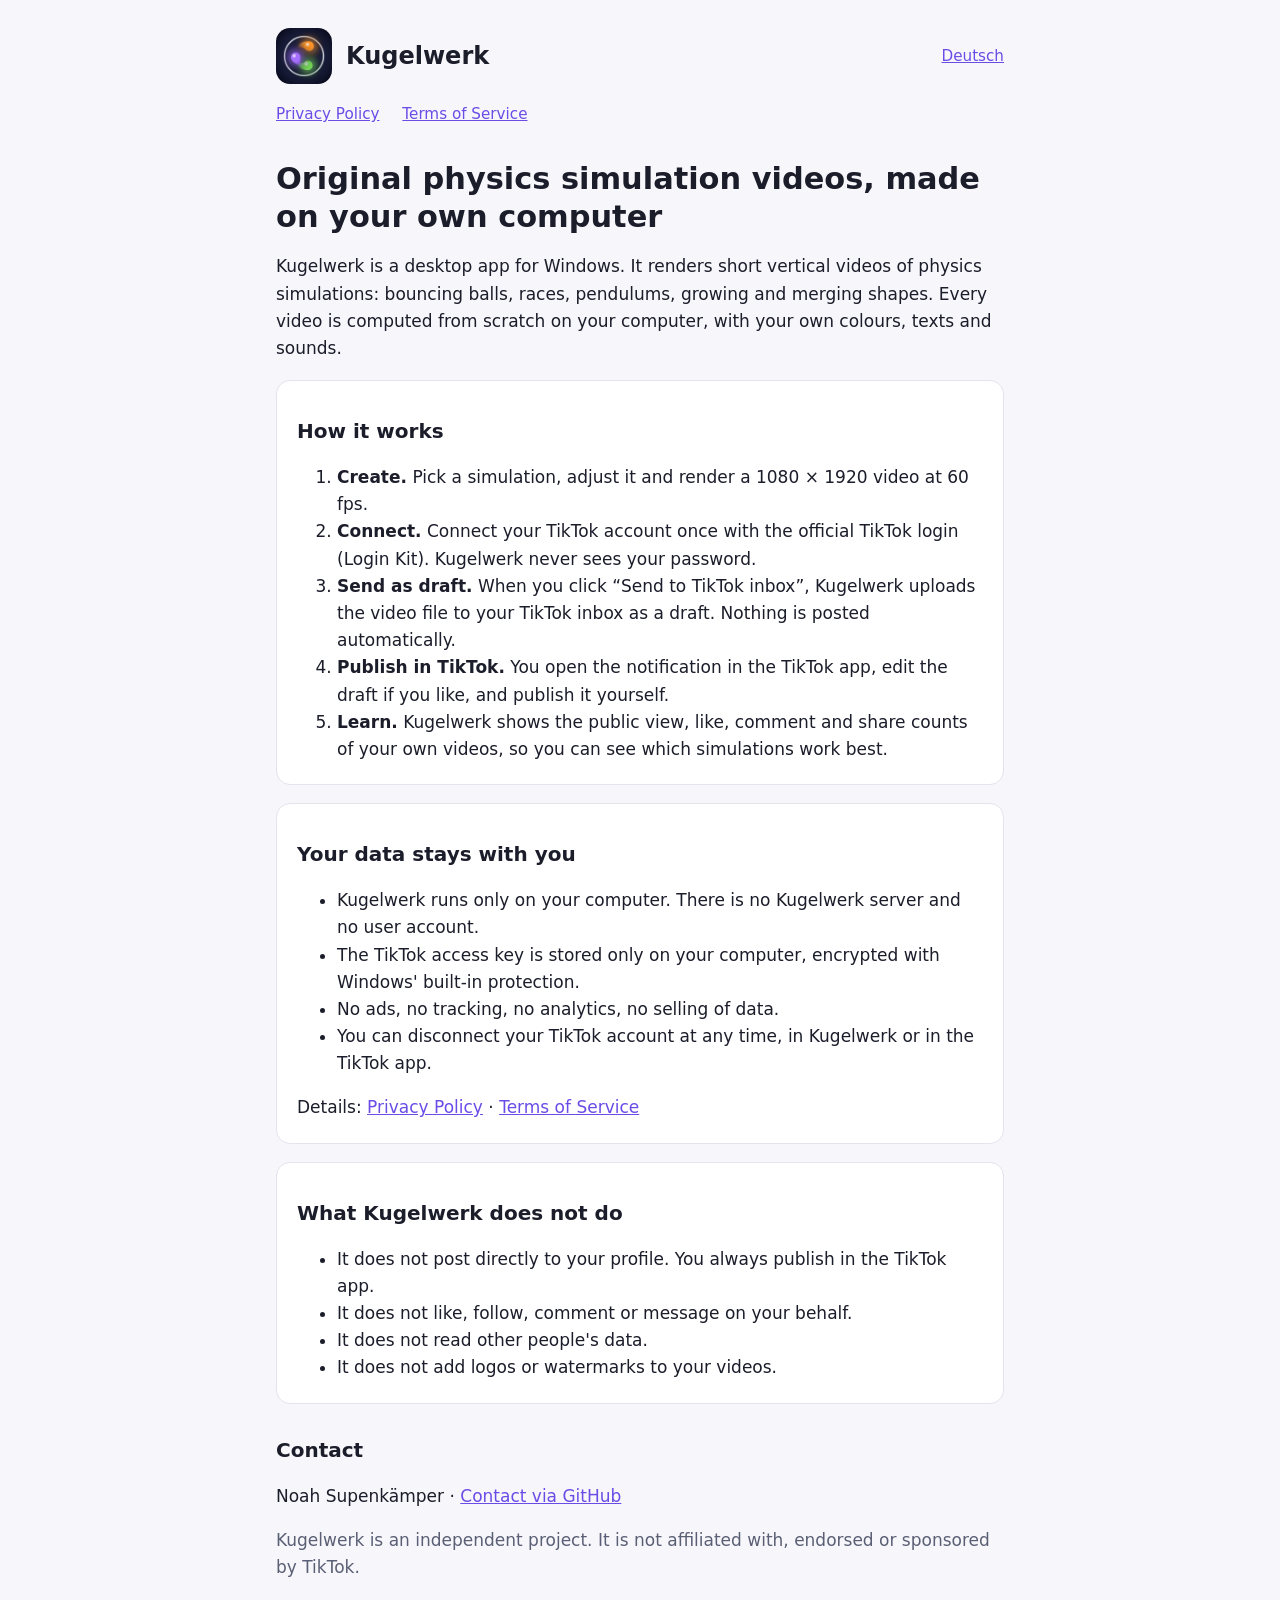
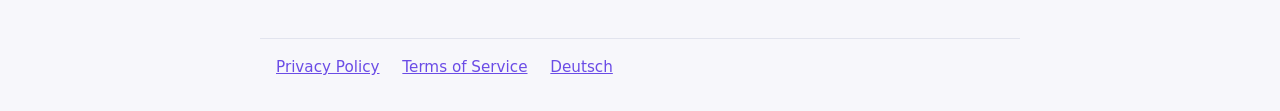
<file: index.html>
<!doctype html>
<html lang="en">
<head>
<meta charset="utf-8">
<meta name="viewport" content="width=device-width, initial-scale=1">
<title>Kugelwerk – physics simulation videos</title>
<meta name="description" content="Kugelwerk is a Windows desktop app that renders original physics simulation videos and sends them to your TikTok inbox as drafts.">
<link rel="icon" href="icon-256.png">
<link rel="stylesheet" href="style.css">
</head>
<body>
<header>
  <img src="icon-256.png" alt="Kugelwerk icon">
  <span class="name">Kugelwerk</span>
  <a class="lang" href="de/index.html" lang="de">Deutsch</a>
</header>
<nav class="legal">
  <a href="privacy.html">Privacy Policy</a>
  <a href="terms.html">Terms of Service</a>
</nav>
<main>
  <h1>Original physics simulation videos, made on your own computer</h1>
  <p>Kugelwerk is a desktop app for Windows. It renders short vertical videos of physics simulations:
  bouncing balls, races, pendulums, growing and merging shapes. Every video is computed from scratch
  on your computer, with your own colours, texts and sounds.</p>

  <div class="card">
    <h2>How it works</h2>
    <ol>
      <li><strong>Create.</strong> Pick a simulation, adjust it and render a 1080 × 1920 video at 60 fps.</li>
      <li><strong>Connect.</strong> Connect your TikTok account once with the official TikTok login
        (Login Kit). Kugelwerk never sees your password.</li>
      <li><strong>Send as draft.</strong> When you click “Send to TikTok inbox”, Kugelwerk uploads the
        video file to your TikTok inbox as a draft. Nothing is posted automatically.</li>
      <li><strong>Publish in TikTok.</strong> You open the notification in the TikTok app, edit the
        draft if you like, and publish it yourself.</li>
      <li><strong>Learn.</strong> Kugelwerk shows the public view, like, comment and share counts of your
        own videos, so you can see which simulations work best.</li>
    </ol>
  </div>

  <div class="card">
    <h2>Your data stays with you</h2>
    <ul>
      <li>Kugelwerk runs only on your computer. There is no Kugelwerk server and no user account.</li>
      <li>The TikTok access key is stored only on your computer, encrypted with Windows' built-in protection.</li>
      <li>No ads, no tracking, no analytics, no selling of data.</li>
      <li>You can disconnect your TikTok account at any time, in Kugelwerk or in the TikTok app.</li>
    </ul>
    <p>Details: <a href="privacy.html">Privacy Policy</a> · <a href="terms.html">Terms of Service</a></p>
  </div>

  <div class="card">
    <h2>What Kugelwerk does not do</h2>
    <ul>
      <li>It does not post directly to your profile. You always publish in the TikTok app.</li>
      <li>It does not like, follow, comment or message on your behalf.</li>
      <li>It does not read other people's data.</li>
      <li>It does not add logos or watermarks to your videos.</li>
    </ul>
  </div>

  <h2>Contact</h2>
  <p>Noah Supenkämper · <a href="https://github.com/esdi-source/kugelwerk/issues">Contact via GitHub</a></p>
  <p class="muted">Kugelwerk is an independent project. It is not affiliated with, endorsed or sponsored by TikTok.</p>
</main>
<footer>
  <a href="privacy.html">Privacy Policy</a>
  <a href="terms.html">Terms of Service</a>
  <a href="de/index.html" lang="de">Deutsch</a>
</footer>
</body>
</html>
</file>
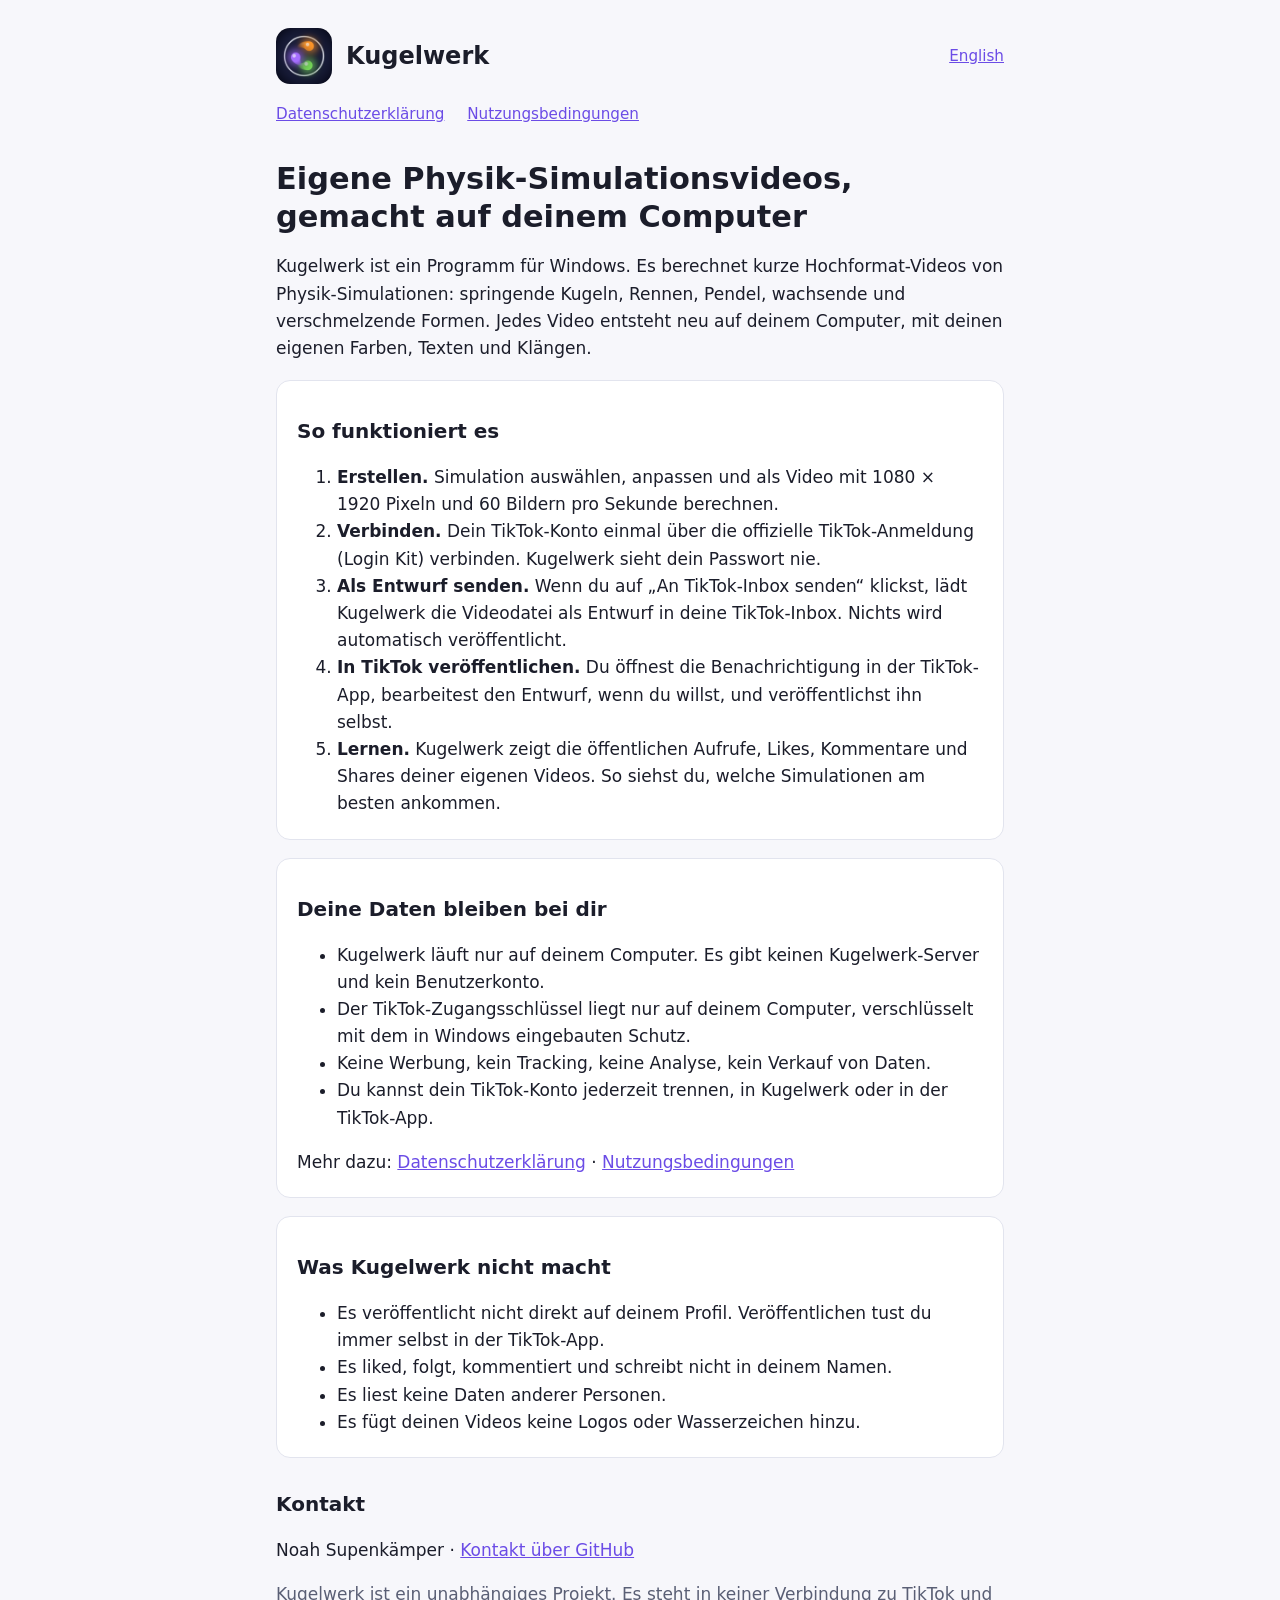
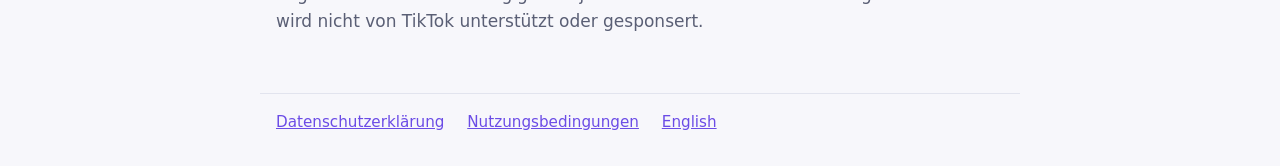
<file: de/index.html>
<!doctype html>
<html lang="de">
<head>
<meta charset="utf-8">
<meta name="viewport" content="width=device-width, initial-scale=1">
<title>Kugelwerk – Physik-Simulationsvideos</title>
<meta name="description" content="Kugelwerk ist ein Windows-Programm, das eigene Physik-Simulationsvideos berechnet und sie als Entwurf in deine TikTok-Inbox schickt.">
<link rel="icon" href="../icon-256.png">
<link rel="stylesheet" href="../style.css">
</head>
<body>
<header>
  <img src="../icon-256.png" alt="Kugelwerk-Symbol">
  <span class="name">Kugelwerk</span>
  <a class="lang" href="../index.html" lang="en">English</a>
</header>
<nav class="legal">
  <a href="datenschutz.html">Datenschutzerklärung</a>
  <a href="nutzungsbedingungen.html">Nutzungsbedingungen</a>
</nav>
<main>
  <h1>Eigene Physik-Simulationsvideos, gemacht auf deinem Computer</h1>
  <p>Kugelwerk ist ein Programm für Windows. Es berechnet kurze Hochformat-Videos von
  Physik-Simulationen: springende Kugeln, Rennen, Pendel, wachsende und verschmelzende Formen. Jedes
  Video entsteht neu auf deinem Computer, mit deinen eigenen Farben, Texten und Klängen.</p>

  <div class="card">
    <h2>So funktioniert es</h2>
    <ol>
      <li><strong>Erstellen.</strong> Simulation auswählen, anpassen und als Video mit 1080 × 1920 Pixeln
        und 60 Bildern pro Sekunde berechnen.</li>
      <li><strong>Verbinden.</strong> Dein TikTok-Konto einmal über die offizielle TikTok-Anmeldung
        (Login Kit) verbinden. Kugelwerk sieht dein Passwort nie.</li>
      <li><strong>Als Entwurf senden.</strong> Wenn du auf „An TikTok-Inbox senden“ klickst, lädt
        Kugelwerk die Videodatei als Entwurf in deine TikTok-Inbox. Nichts wird automatisch veröffentlicht.</li>
      <li><strong>In TikTok veröffentlichen.</strong> Du öffnest die Benachrichtigung in der TikTok-App,
        bearbeitest den Entwurf, wenn du willst, und veröffentlichst ihn selbst.</li>
      <li><strong>Lernen.</strong> Kugelwerk zeigt die öffentlichen Aufrufe, Likes, Kommentare und Shares
        deiner eigenen Videos. So siehst du, welche Simulationen am besten ankommen.</li>
    </ol>
  </div>

  <div class="card">
    <h2>Deine Daten bleiben bei dir</h2>
    <ul>
      <li>Kugelwerk läuft nur auf deinem Computer. Es gibt keinen Kugelwerk-Server und kein Benutzerkonto.</li>
      <li>Der TikTok-Zugangsschlüssel liegt nur auf deinem Computer, verschlüsselt mit dem in Windows eingebauten Schutz.</li>
      <li>Keine Werbung, kein Tracking, keine Analyse, kein Verkauf von Daten.</li>
      <li>Du kannst dein TikTok-Konto jederzeit trennen, in Kugelwerk oder in der TikTok-App.</li>
    </ul>
    <p>Mehr dazu: <a href="datenschutz.html">Datenschutzerklärung</a> · <a href="nutzungsbedingungen.html">Nutzungsbedingungen</a></p>
  </div>

  <div class="card">
    <h2>Was Kugelwerk nicht macht</h2>
    <ul>
      <li>Es veröffentlicht nicht direkt auf deinem Profil. Veröffentlichen tust du immer selbst in der TikTok-App.</li>
      <li>Es liked, folgt, kommentiert und schreibt nicht in deinem Namen.</li>
      <li>Es liest keine Daten anderer Personen.</li>
      <li>Es fügt deinen Videos keine Logos oder Wasserzeichen hinzu.</li>
    </ul>
  </div>

  <h2>Kontakt</h2>
  <p>Noah Supenkämper · <a href="https://github.com/esdi-source/kugelwerk/issues">Kontakt über GitHub</a></p>
  <p class="muted">Kugelwerk ist ein unabhängiges Projekt. Es steht in keiner Verbindung zu TikTok und wird nicht von TikTok unterstützt oder gesponsert.</p>
</main>
<footer>
  <a href="datenschutz.html">Datenschutzerklärung</a>
  <a href="nutzungsbedingungen.html">Nutzungsbedingungen</a>
  <a href="../index.html" lang="en">English</a>
</footer>
</body>
</html>
</file>
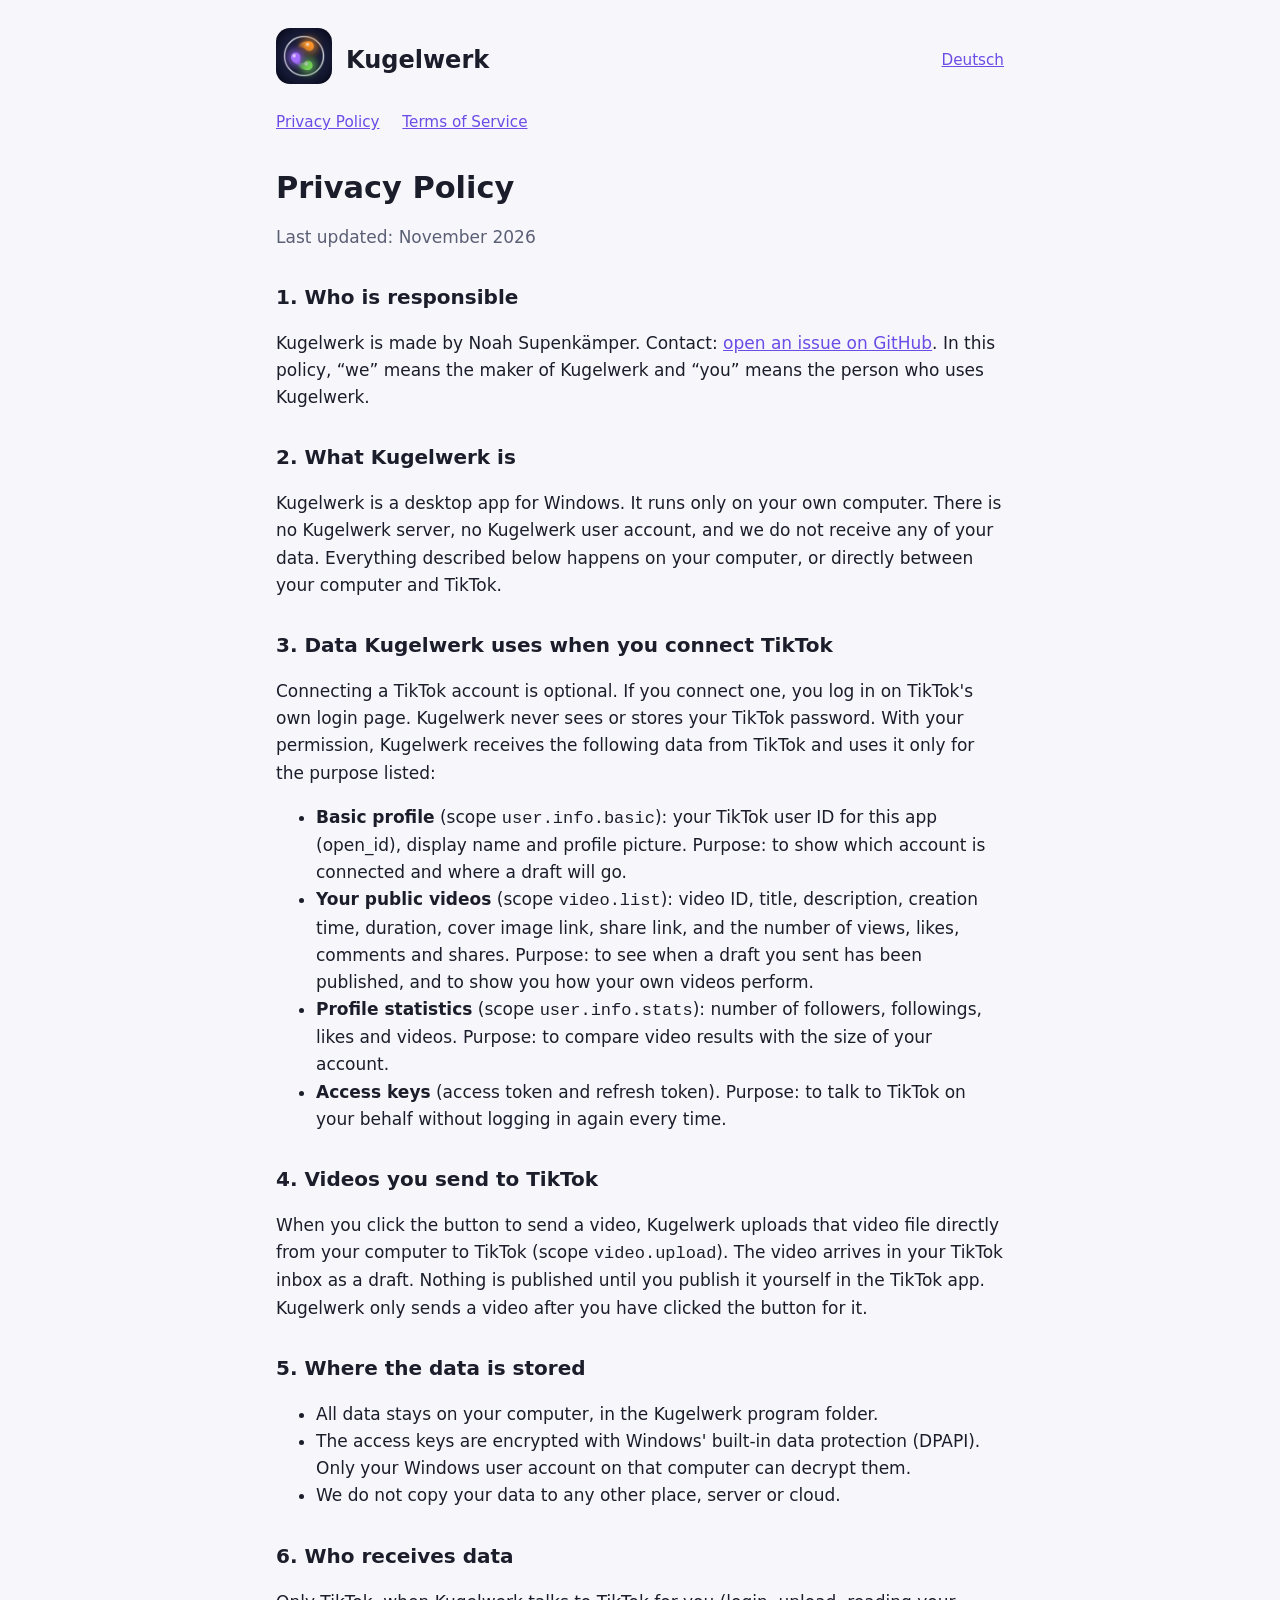
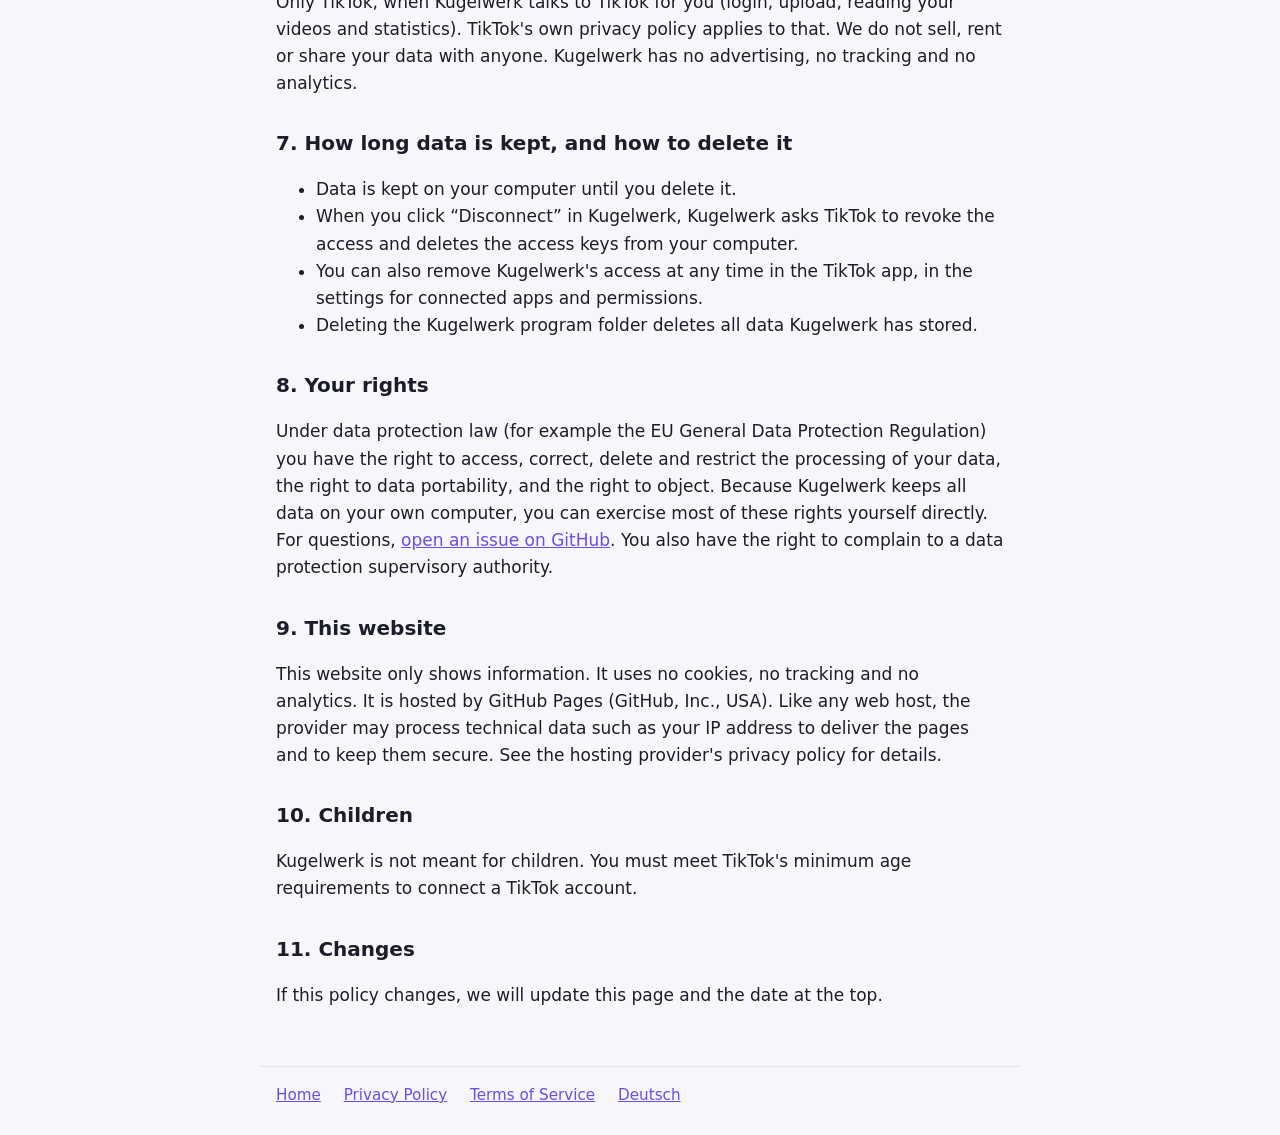
<file: privacy.html>
<!doctype html>
<html lang="en">
<head>
<meta charset="utf-8">
<meta name="viewport" content="width=device-width, initial-scale=1">
<title>Kugelwerk Privacy Policy</title>
<link rel="icon" href="icon-256.png">
<link rel="stylesheet" href="style.css">
</head>
<body>
<header>
  <a href="index.html"><img src="icon-256.png" alt="Kugelwerk icon"></a>
  <a class="name" href="index.html" style="color:inherit;text-decoration:none">Kugelwerk</a>
  <a class="lang" href="de/datenschutz.html" lang="de">Deutsch</a>
</header>
<nav class="legal">
  <a href="privacy.html">Privacy Policy</a>
  <a href="terms.html">Terms of Service</a>
</nav>
<main>
  <h1>Privacy Policy</h1>
  <p class="muted">Last updated: November 2026</p>

  <h2>1. Who is responsible</h2>
  <p>Kugelwerk is made by Noah Supenkämper. Contact: <a href="https://github.com/esdi-source/kugelwerk/issues">open an issue on GitHub</a>.
  In this policy, “we” means the maker of Kugelwerk and “you” means the person who uses Kugelwerk.</p>

  <h2>2. What Kugelwerk is</h2>
  <p>Kugelwerk is a desktop app for Windows. It runs only on your own computer. There is no Kugelwerk
  server, no Kugelwerk user account, and we do not receive any of your data. Everything described
  below happens on your computer, or directly between your computer and TikTok.</p>

  <h2>3. Data Kugelwerk uses when you connect TikTok</h2>
  <p>Connecting a TikTok account is optional. If you connect one, you log in on TikTok's own login
  page. Kugelwerk never sees or stores your TikTok password. With your permission, Kugelwerk receives
  the following data from TikTok and uses it only for the purpose listed:</p>
  <ul>
    <li><strong>Basic profile</strong> (scope <code>user.info.basic</code>): your TikTok user ID for this app
      (open_id), display name and profile picture. Purpose: to show which account is connected and
      where a draft will go.</li>
    <li><strong>Your public videos</strong> (scope <code>video.list</code>): video ID, title, description,
      creation time, duration, cover image link, share link, and the number of views, likes, comments
      and shares. Purpose: to see when a draft you sent has been published, and to show you how your
      own videos perform.</li>
    <li><strong>Profile statistics</strong> (scope <code>user.info.stats</code>): number of followers,
      followings, likes and videos. Purpose: to compare video results with the size of your account.</li>
    <li><strong>Access keys</strong> (access token and refresh token). Purpose: to talk to TikTok on
      your behalf without logging in again every time.</li>
  </ul>

  <h2>4. Videos you send to TikTok</h2>
  <p>When you click the button to send a video, Kugelwerk uploads that video file directly from your
  computer to TikTok (scope <code>video.upload</code>). The video arrives in your TikTok inbox as a
  draft. Nothing is published until you publish it yourself in the TikTok app. Kugelwerk only sends a
  video after you have clicked the button for it.</p>

  <h2>5. Where the data is stored</h2>
  <ul>
    <li>All data stays on your computer, in the Kugelwerk program folder.</li>
    <li>The access keys are encrypted with Windows' built-in data protection (DPAPI). Only your Windows
      user account on that computer can decrypt them.</li>
    <li>We do not copy your data to any other place, server or cloud.</li>
  </ul>

  <h2>6. Who receives data</h2>
  <p>Only TikTok, when Kugelwerk talks to TikTok for you (login, upload, reading your videos and
  statistics). TikTok's own privacy policy applies to that. We do not sell, rent or share your data
  with anyone. Kugelwerk has no advertising, no tracking and no analytics.</p>

  <h2>7. How long data is kept, and how to delete it</h2>
  <ul>
    <li>Data is kept on your computer until you delete it.</li>
    <li>When you click “Disconnect” in Kugelwerk, Kugelwerk asks TikTok to revoke the access and deletes
      the access keys from your computer.</li>
    <li>You can also remove Kugelwerk's access at any time in the TikTok app, in the settings for
      connected apps and permissions.</li>
    <li>Deleting the Kugelwerk program folder deletes all data Kugelwerk has stored.</li>
  </ul>

  <h2>8. Your rights</h2>
  <p>Under data protection law (for example the EU General Data Protection Regulation) you have the
  right to access, correct, delete and restrict the processing of your data, the right to data
  portability, and the right to object. Because Kugelwerk keeps all data on your own computer, you can
  exercise most of these rights yourself directly. For questions, <a href="https://github.com/esdi-source/kugelwerk/issues">open an issue on GitHub</a>.
  You also have the right to complain to a data protection supervisory authority.</p>

  <h2>9. This website</h2>
  <p>This website only shows information. It uses no cookies, no tracking and no analytics. It is
  hosted by GitHub Pages (GitHub, Inc., USA). Like any web host, the provider may process
  technical data such as your IP address to deliver the pages and to keep them secure. See the hosting
  provider's privacy policy for details.</p>

  <h2>10. Children</h2>
  <p>Kugelwerk is not meant for children. You must meet TikTok's minimum age requirements to connect a
  TikTok account.</p>

  <h2>11. Changes</h2>
  <p>If this policy changes, we will update this page and the date at the top.</p>
</main>
<footer>
  <a href="index.html">Home</a>
  <a href="privacy.html">Privacy Policy</a>
  <a href="terms.html">Terms of Service</a>
  <a href="de/datenschutz.html" lang="de">Deutsch</a>
</footer>
</body>
</html>
</file>
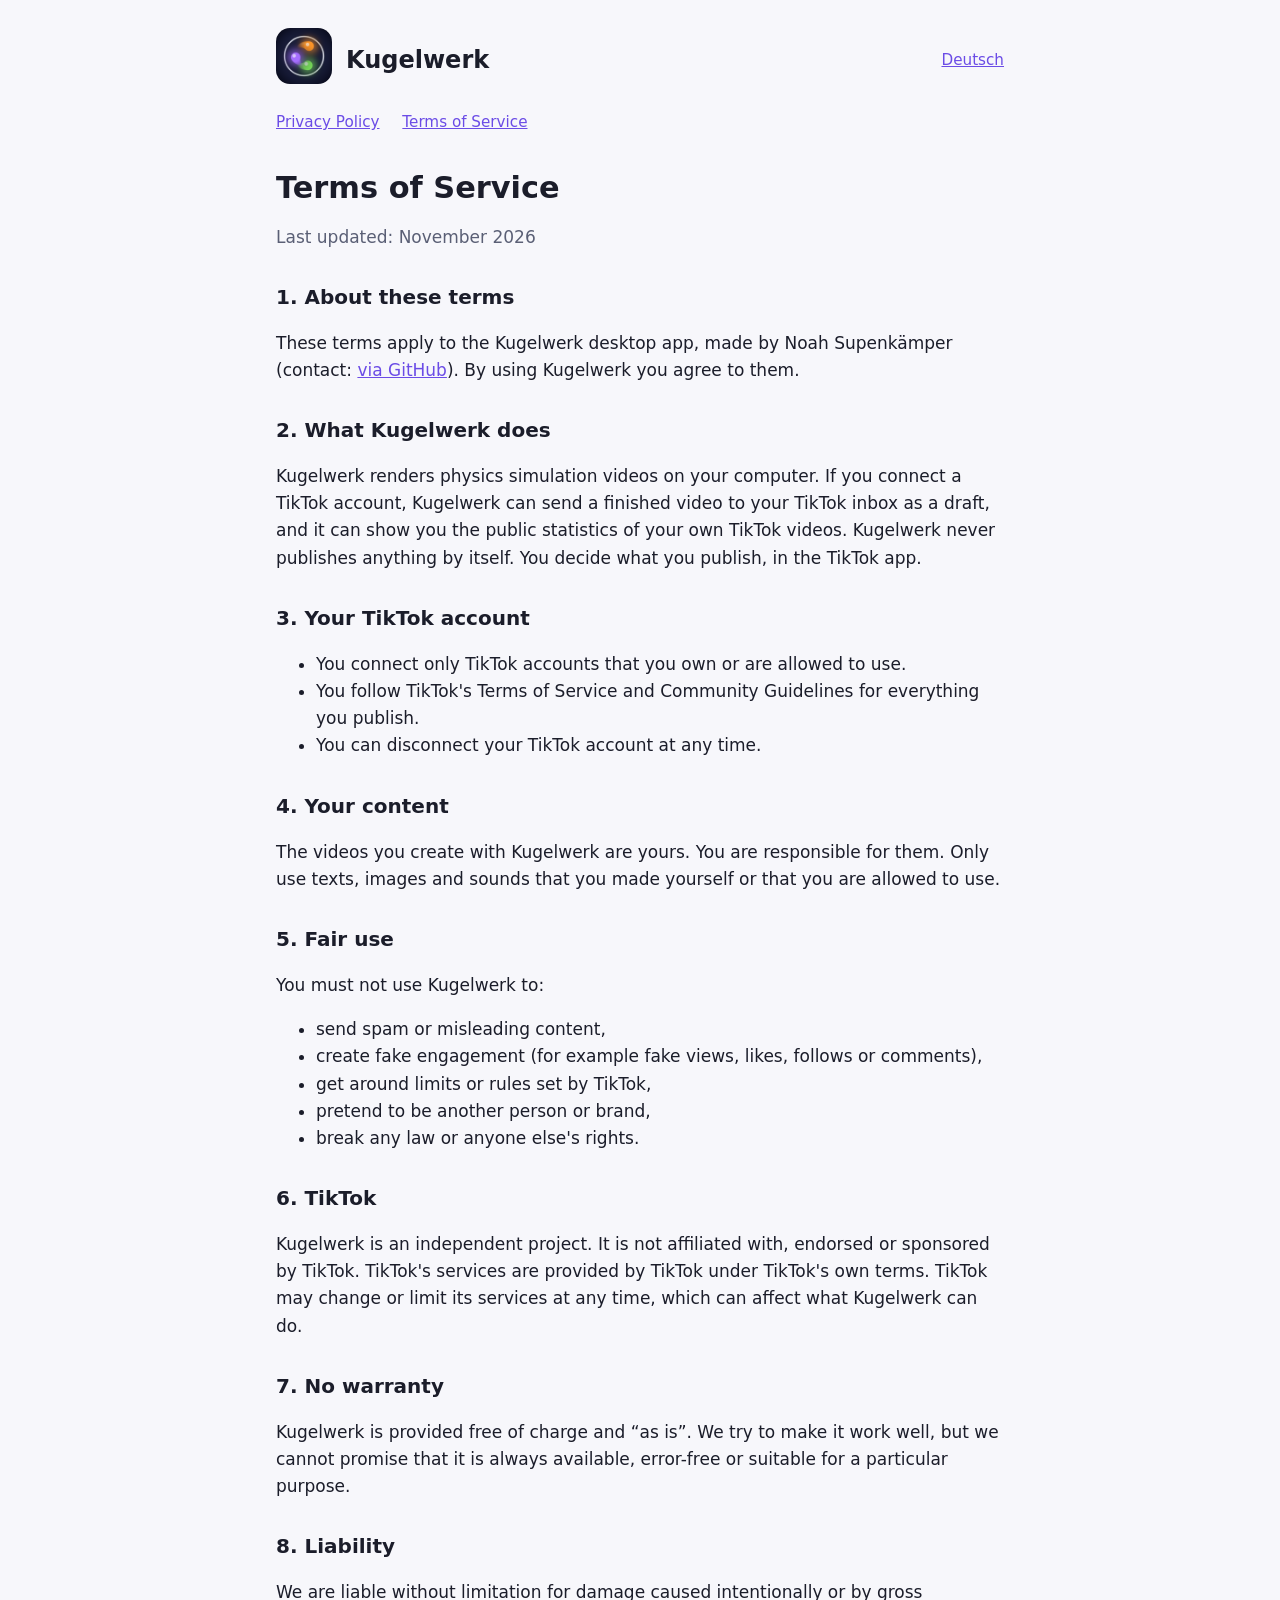
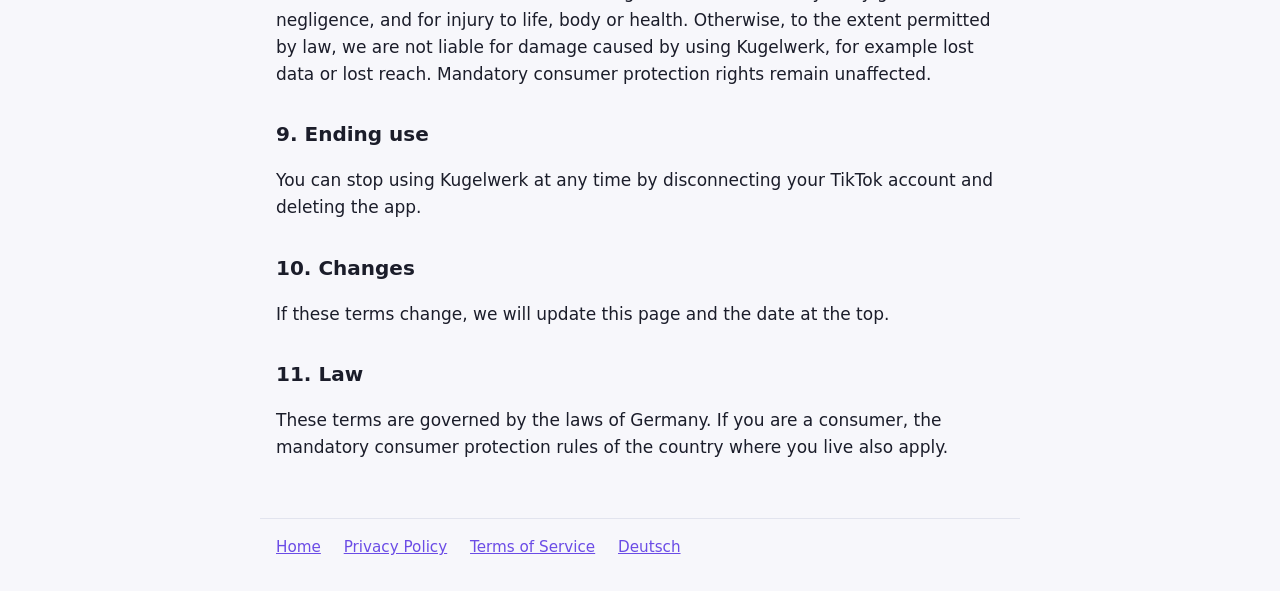
<file: terms.html>
<!doctype html>
<html lang="en">
<head>
<meta charset="utf-8">
<meta name="viewport" content="width=device-width, initial-scale=1">
<title>Kugelwerk Terms of Service</title>
<link rel="icon" href="icon-256.png">
<link rel="stylesheet" href="style.css">
</head>
<body>
<header>
  <a href="index.html"><img src="icon-256.png" alt="Kugelwerk icon"></a>
  <a class="name" href="index.html" style="color:inherit;text-decoration:none">Kugelwerk</a>
  <a class="lang" href="de/nutzungsbedingungen.html" lang="de">Deutsch</a>
</header>
<nav class="legal">
  <a href="privacy.html">Privacy Policy</a>
  <a href="terms.html">Terms of Service</a>
</nav>
<main>
  <h1>Terms of Service</h1>
  <p class="muted">Last updated: November 2026</p>

  <h2>1. About these terms</h2>
  <p>These terms apply to the Kugelwerk desktop app, made by Noah Supenkämper
  (contact: <a href="https://github.com/esdi-source/kugelwerk/issues">via GitHub</a>). By using Kugelwerk you agree to them.</p>

  <h2>2. What Kugelwerk does</h2>
  <p>Kugelwerk renders physics simulation videos on your computer. If you connect a TikTok account,
  Kugelwerk can send a finished video to your TikTok inbox as a draft, and it can show you the public
  statistics of your own TikTok videos. Kugelwerk never publishes anything by itself. You decide what
  you publish, in the TikTok app.</p>

  <h2>3. Your TikTok account</h2>
  <ul>
    <li>You connect only TikTok accounts that you own or are allowed to use.</li>
    <li>You follow TikTok's Terms of Service and Community Guidelines for everything you publish.</li>
    <li>You can disconnect your TikTok account at any time.</li>
  </ul>

  <h2>4. Your content</h2>
  <p>The videos you create with Kugelwerk are yours. You are responsible for them. Only use texts,
  images and sounds that you made yourself or that you are allowed to use.</p>

  <h2>5. Fair use</h2>
  <p>You must not use Kugelwerk to:</p>
  <ul>
    <li>send spam or misleading content,</li>
    <li>create fake engagement (for example fake views, likes, follows or comments),</li>
    <li>get around limits or rules set by TikTok,</li>
    <li>pretend to be another person or brand,</li>
    <li>break any law or anyone else's rights.</li>
  </ul>

  <h2>6. TikTok</h2>
  <p>Kugelwerk is an independent project. It is not affiliated with, endorsed or sponsored by TikTok.
  TikTok's services are provided by TikTok under TikTok's own terms. TikTok may change or limit its
  services at any time, which can affect what Kugelwerk can do.</p>

  <h2>7. No warranty</h2>
  <p>Kugelwerk is provided free of charge and “as is”. We try to make it work well, but we cannot
  promise that it is always available, error-free or suitable for a particular purpose.</p>

  <h2>8. Liability</h2>
  <p>We are liable without limitation for damage caused intentionally or by gross negligence, and for
  injury to life, body or health. Otherwise, to the extent permitted by law, we are not liable for
  damage caused by using Kugelwerk, for example lost data or lost reach. Mandatory consumer protection
  rights remain unaffected.</p>

  <h2>9. Ending use</h2>
  <p>You can stop using Kugelwerk at any time by disconnecting your TikTok account and deleting the app.</p>

  <h2>10. Changes</h2>
  <p>If these terms change, we will update this page and the date at the top.</p>

  <h2>11. Law</h2>
  <p>These terms are governed by the laws of Germany. If you are a consumer, the mandatory consumer
  protection rules of the country where you live also apply.</p>
</main>
<footer>
  <a href="index.html">Home</a>
  <a href="privacy.html">Privacy Policy</a>
  <a href="terms.html">Terms of Service</a>
  <a href="de/nutzungsbedingungen.html" lang="de">Deutsch</a>
</footer>
</body>
</html>
</file>
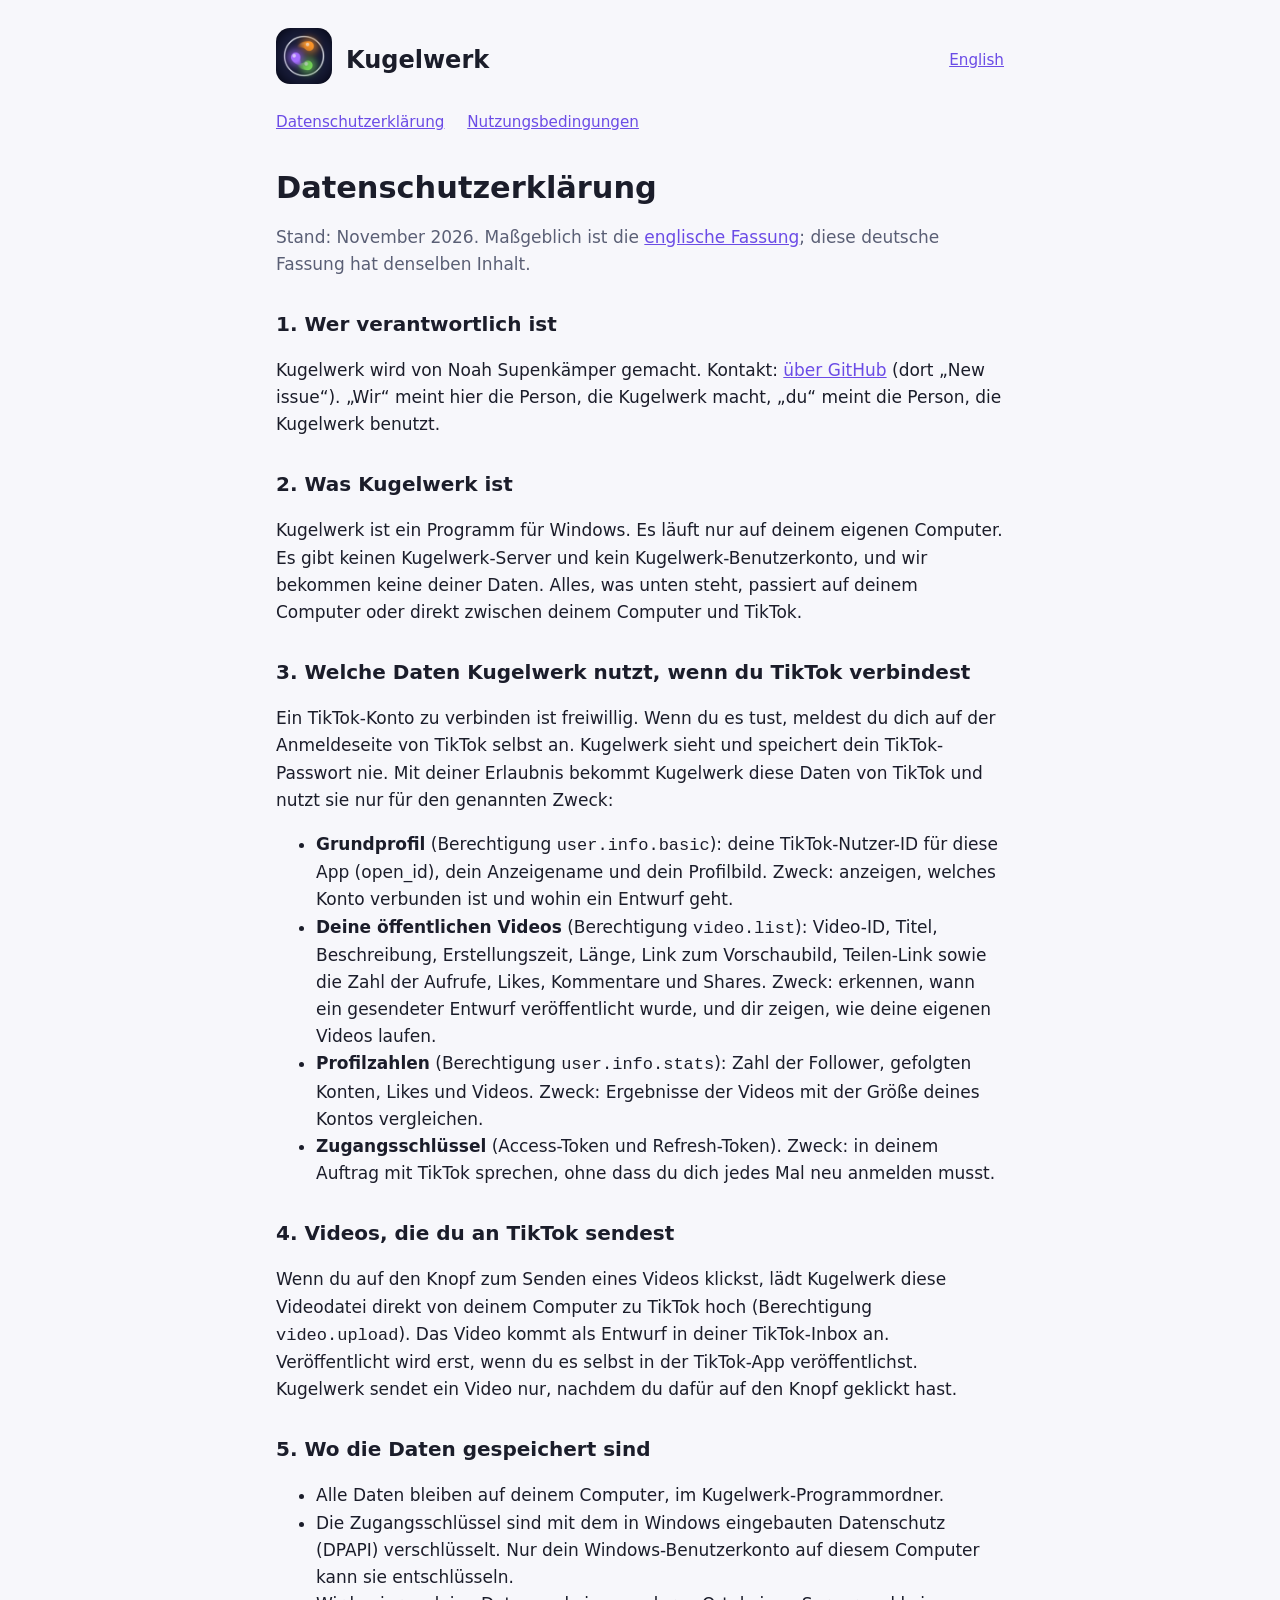
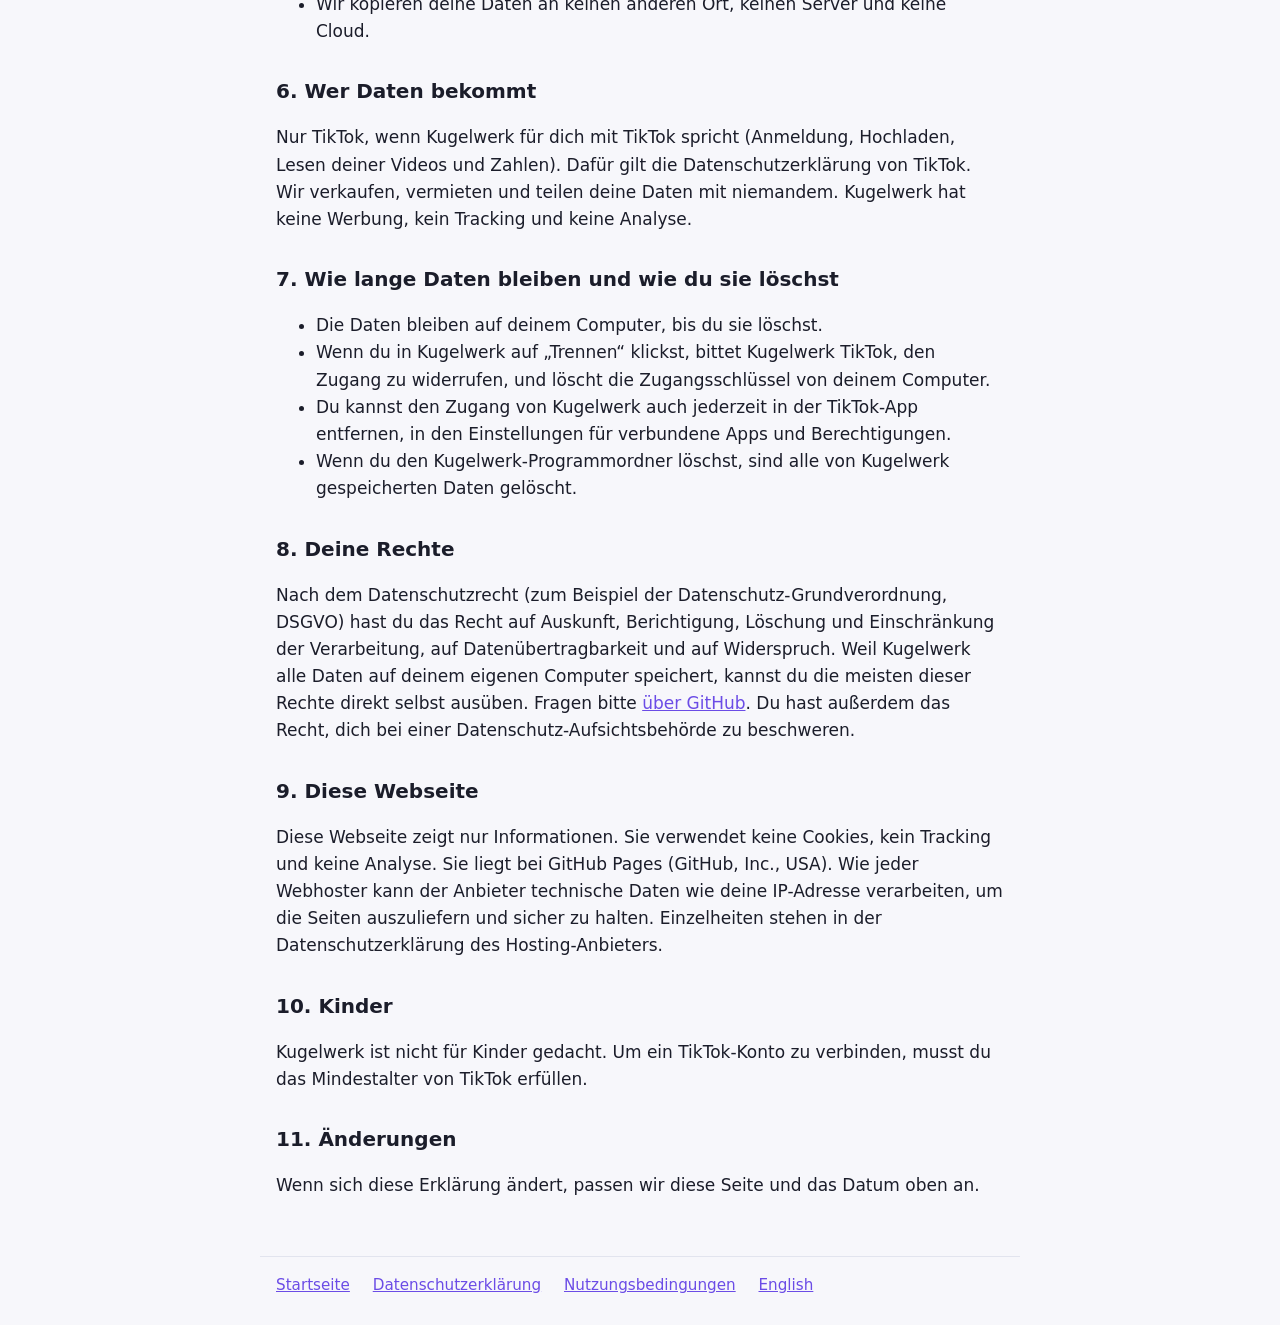
<file: de/datenschutz.html>
<!doctype html>
<html lang="de">
<head>
<meta charset="utf-8">
<meta name="viewport" content="width=device-width, initial-scale=1">
<title>Kugelwerk Datenschutzerklärung</title>
<link rel="icon" href="../icon-256.png">
<link rel="stylesheet" href="../style.css">
</head>
<body>
<header>
  <a href="index.html"><img src="../icon-256.png" alt="Kugelwerk-Symbol"></a>
  <a class="name" href="index.html" style="color:inherit;text-decoration:none">Kugelwerk</a>
  <a class="lang" href="../privacy.html" lang="en">English</a>
</header>
<nav class="legal">
  <a href="datenschutz.html">Datenschutzerklärung</a>
  <a href="nutzungsbedingungen.html">Nutzungsbedingungen</a>
</nav>
<main>
  <h1>Datenschutzerklärung</h1>
  <p class="muted">Stand: November 2026. Maßgeblich ist die <a href="../privacy.html">englische Fassung</a>;
  diese deutsche Fassung hat denselben Inhalt.</p>

  <h2>1. Wer verantwortlich ist</h2>
  <p>Kugelwerk wird von Noah Supenkämper gemacht. Kontakt: <a href="https://github.com/esdi-source/kugelwerk/issues">über GitHub</a> (dort „New issue“).
  „Wir“ meint hier die Person, die Kugelwerk macht, „du“ meint die Person, die Kugelwerk benutzt.</p>

  <h2>2. Was Kugelwerk ist</h2>
  <p>Kugelwerk ist ein Programm für Windows. Es läuft nur auf deinem eigenen Computer. Es gibt keinen
  Kugelwerk-Server und kein Kugelwerk-Benutzerkonto, und wir bekommen keine deiner Daten. Alles, was
  unten steht, passiert auf deinem Computer oder direkt zwischen deinem Computer und TikTok.</p>

  <h2>3. Welche Daten Kugelwerk nutzt, wenn du TikTok verbindest</h2>
  <p>Ein TikTok-Konto zu verbinden ist freiwillig. Wenn du es tust, meldest du dich auf der
  Anmeldeseite von TikTok selbst an. Kugelwerk sieht und speichert dein TikTok-Passwort nie. Mit deiner
  Erlaubnis bekommt Kugelwerk diese Daten von TikTok und nutzt sie nur für den genannten Zweck:</p>
  <ul>
    <li><strong>Grundprofil</strong> (Berechtigung <code>user.info.basic</code>): deine TikTok-Nutzer-ID für
      diese App (open_id), dein Anzeigename und dein Profilbild. Zweck: anzeigen, welches Konto verbunden
      ist und wohin ein Entwurf geht.</li>
    <li><strong>Deine öffentlichen Videos</strong> (Berechtigung <code>video.list</code>): Video-ID, Titel,
      Beschreibung, Erstellungszeit, Länge, Link zum Vorschaubild, Teilen-Link sowie die Zahl der Aufrufe,
      Likes, Kommentare und Shares. Zweck: erkennen, wann ein gesendeter Entwurf veröffentlicht wurde, und
      dir zeigen, wie deine eigenen Videos laufen.</li>
    <li><strong>Profilzahlen</strong> (Berechtigung <code>user.info.stats</code>): Zahl der Follower,
      gefolgten Konten, Likes und Videos. Zweck: Ergebnisse der Videos mit der Größe deines Kontos vergleichen.</li>
    <li><strong>Zugangsschlüssel</strong> (Access-Token und Refresh-Token). Zweck: in deinem Auftrag mit
      TikTok sprechen, ohne dass du dich jedes Mal neu anmelden musst.</li>
  </ul>

  <h2>4. Videos, die du an TikTok sendest</h2>
  <p>Wenn du auf den Knopf zum Senden eines Videos klickst, lädt Kugelwerk diese Videodatei direkt von
  deinem Computer zu TikTok hoch (Berechtigung <code>video.upload</code>). Das Video kommt als Entwurf in
  deiner TikTok-Inbox an. Veröffentlicht wird erst, wenn du es selbst in der TikTok-App veröffentlichst.
  Kugelwerk sendet ein Video nur, nachdem du dafür auf den Knopf geklickt hast.</p>

  <h2>5. Wo die Daten gespeichert sind</h2>
  <ul>
    <li>Alle Daten bleiben auf deinem Computer, im Kugelwerk-Programmordner.</li>
    <li>Die Zugangsschlüssel sind mit dem in Windows eingebauten Datenschutz (DPAPI) verschlüsselt. Nur
      dein Windows-Benutzerkonto auf diesem Computer kann sie entschlüsseln.</li>
    <li>Wir kopieren deine Daten an keinen anderen Ort, keinen Server und keine Cloud.</li>
  </ul>

  <h2>6. Wer Daten bekommt</h2>
  <p>Nur TikTok, wenn Kugelwerk für dich mit TikTok spricht (Anmeldung, Hochladen, Lesen deiner Videos
  und Zahlen). Dafür gilt die Datenschutzerklärung von TikTok. Wir verkaufen, vermieten und teilen deine
  Daten mit niemandem. Kugelwerk hat keine Werbung, kein Tracking und keine Analyse.</p>

  <h2>7. Wie lange Daten bleiben und wie du sie löschst</h2>
  <ul>
    <li>Die Daten bleiben auf deinem Computer, bis du sie löschst.</li>
    <li>Wenn du in Kugelwerk auf „Trennen“ klickst, bittet Kugelwerk TikTok, den Zugang zu widerrufen, und
      löscht die Zugangsschlüssel von deinem Computer.</li>
    <li>Du kannst den Zugang von Kugelwerk auch jederzeit in der TikTok-App entfernen, in den Einstellungen
      für verbundene Apps und Berechtigungen.</li>
    <li>Wenn du den Kugelwerk-Programmordner löschst, sind alle von Kugelwerk gespeicherten Daten gelöscht.</li>
  </ul>

  <h2>8. Deine Rechte</h2>
  <p>Nach dem Datenschutzrecht (zum Beispiel der Datenschutz-Grundverordnung, DSGVO) hast du das Recht
  auf Auskunft, Berichtigung, Löschung und Einschränkung der Verarbeitung, auf Datenübertragbarkeit und
  auf Widerspruch. Weil Kugelwerk alle Daten auf deinem eigenen Computer speichert, kannst du die meisten
  dieser Rechte direkt selbst ausüben. Fragen bitte <a href="https://github.com/esdi-source/kugelwerk/issues">über GitHub</a>. Du hast außerdem das
  Recht, dich bei einer Datenschutz-Aufsichtsbehörde zu beschweren.</p>

  <h2>9. Diese Webseite</h2>
  <p>Diese Webseite zeigt nur Informationen. Sie verwendet keine Cookies, kein Tracking und keine Analyse.
  Sie liegt bei GitHub Pages (GitHub, Inc., USA). Wie jeder Webhoster kann der Anbieter technische
  Daten wie deine IP-Adresse verarbeiten, um die Seiten auszuliefern und sicher zu halten. Einzelheiten
  stehen in der Datenschutzerklärung des Hosting-Anbieters.</p>

  <h2>10. Kinder</h2>
  <p>Kugelwerk ist nicht für Kinder gedacht. Um ein TikTok-Konto zu verbinden, musst du das Mindestalter
  von TikTok erfüllen.</p>

  <h2>11. Änderungen</h2>
  <p>Wenn sich diese Erklärung ändert, passen wir diese Seite und das Datum oben an.</p>
</main>
<footer>
  <a href="index.html">Startseite</a>
  <a href="datenschutz.html">Datenschutzerklärung</a>
  <a href="nutzungsbedingungen.html">Nutzungsbedingungen</a>
  <a href="../privacy.html" lang="en">English</a>
</footer>
</body>
</html>
</file>
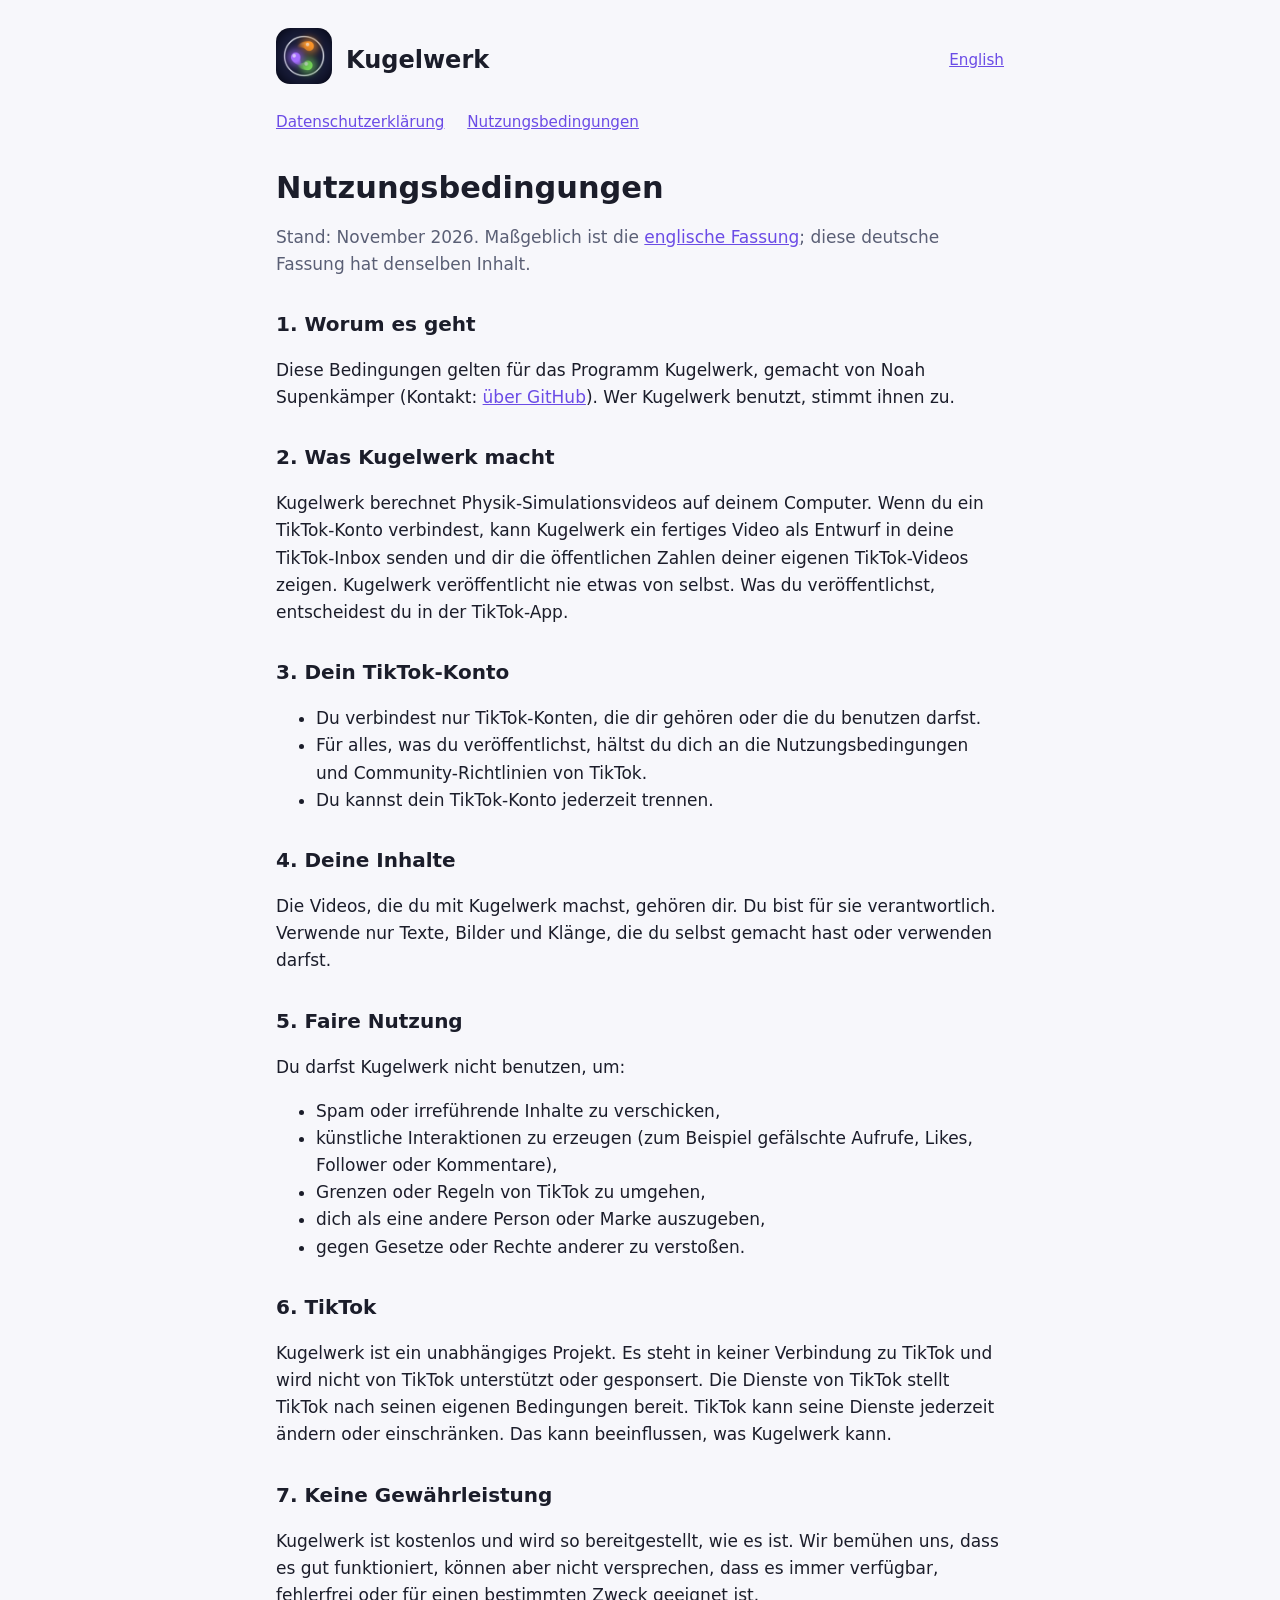
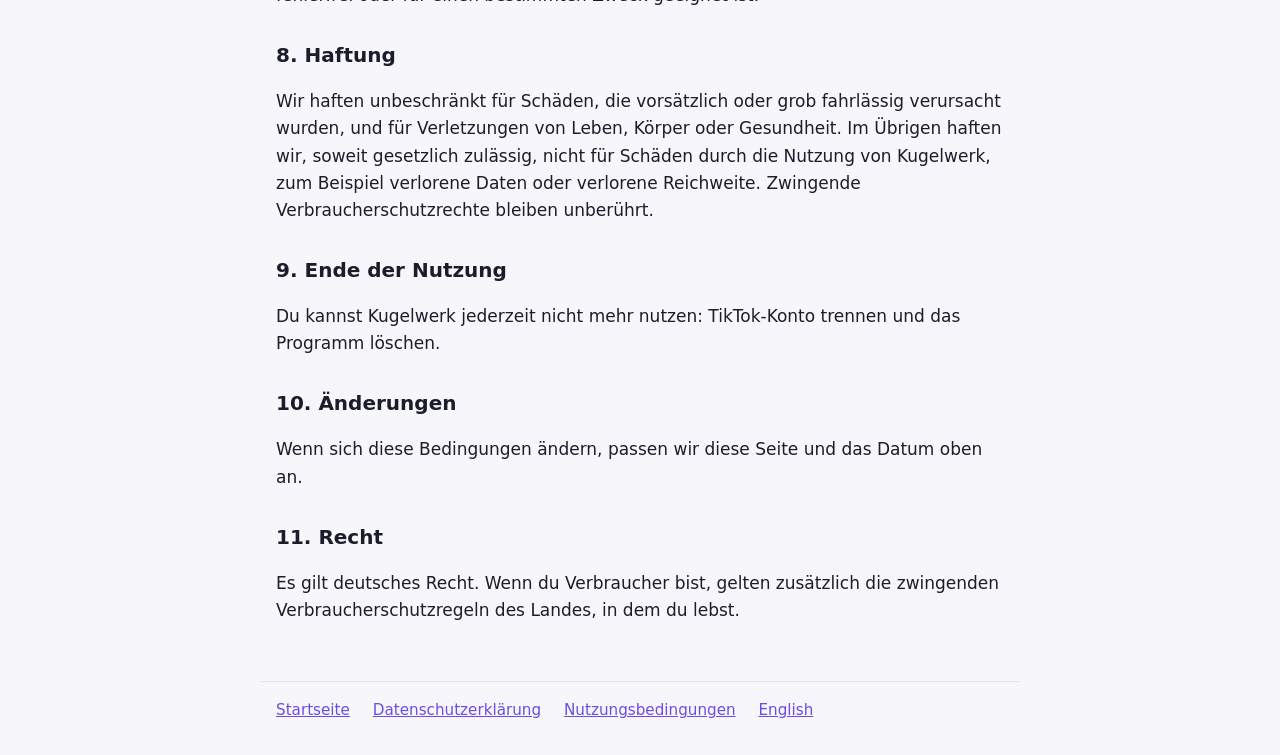
<file: de/nutzungsbedingungen.html>
<!doctype html>
<html lang="de">
<head>
<meta charset="utf-8">
<meta name="viewport" content="width=device-width, initial-scale=1">
<title>Kugelwerk Nutzungsbedingungen</title>
<link rel="icon" href="../icon-256.png">
<link rel="stylesheet" href="../style.css">
</head>
<body>
<header>
  <a href="index.html"><img src="../icon-256.png" alt="Kugelwerk-Symbol"></a>
  <a class="name" href="index.html" style="color:inherit;text-decoration:none">Kugelwerk</a>
  <a class="lang" href="../terms.html" lang="en">English</a>
</header>
<nav class="legal">
  <a href="datenschutz.html">Datenschutzerklärung</a>
  <a href="nutzungsbedingungen.html">Nutzungsbedingungen</a>
</nav>
<main>
  <h1>Nutzungsbedingungen</h1>
  <p class="muted">Stand: November 2026. Maßgeblich ist die <a href="../terms.html">englische Fassung</a>;
  diese deutsche Fassung hat denselben Inhalt.</p>

  <h2>1. Worum es geht</h2>
  <p>Diese Bedingungen gelten für das Programm Kugelwerk, gemacht von Noah Supenkämper
  (Kontakt: <a href="https://github.com/esdi-source/kugelwerk/issues">über GitHub</a>). Wer Kugelwerk benutzt, stimmt ihnen zu.</p>

  <h2>2. Was Kugelwerk macht</h2>
  <p>Kugelwerk berechnet Physik-Simulationsvideos auf deinem Computer. Wenn du ein TikTok-Konto verbindest,
  kann Kugelwerk ein fertiges Video als Entwurf in deine TikTok-Inbox senden und dir die öffentlichen Zahlen
  deiner eigenen TikTok-Videos zeigen. Kugelwerk veröffentlicht nie etwas von selbst. Was du veröffentlichst,
  entscheidest du in der TikTok-App.</p>

  <h2>3. Dein TikTok-Konto</h2>
  <ul>
    <li>Du verbindest nur TikTok-Konten, die dir gehören oder die du benutzen darfst.</li>
    <li>Für alles, was du veröffentlichst, hältst du dich an die Nutzungsbedingungen und Community-Richtlinien von TikTok.</li>
    <li>Du kannst dein TikTok-Konto jederzeit trennen.</li>
  </ul>

  <h2>4. Deine Inhalte</h2>
  <p>Die Videos, die du mit Kugelwerk machst, gehören dir. Du bist für sie verantwortlich. Verwende nur
  Texte, Bilder und Klänge, die du selbst gemacht hast oder verwenden darfst.</p>

  <h2>5. Faire Nutzung</h2>
  <p>Du darfst Kugelwerk nicht benutzen, um:</p>
  <ul>
    <li>Spam oder irreführende Inhalte zu verschicken,</li>
    <li>künstliche Interaktionen zu erzeugen (zum Beispiel gefälschte Aufrufe, Likes, Follower oder Kommentare),</li>
    <li>Grenzen oder Regeln von TikTok zu umgehen,</li>
    <li>dich als eine andere Person oder Marke auszugeben,</li>
    <li>gegen Gesetze oder Rechte anderer zu verstoßen.</li>
  </ul>

  <h2>6. TikTok</h2>
  <p>Kugelwerk ist ein unabhängiges Projekt. Es steht in keiner Verbindung zu TikTok und wird nicht von
  TikTok unterstützt oder gesponsert. Die Dienste von TikTok stellt TikTok nach seinen eigenen Bedingungen
  bereit. TikTok kann seine Dienste jederzeit ändern oder einschränken. Das kann beeinflussen, was
  Kugelwerk kann.</p>

  <h2>7. Keine Gewährleistung</h2>
  <p>Kugelwerk ist kostenlos und wird so bereitgestellt, wie es ist. Wir bemühen uns, dass es gut
  funktioniert, können aber nicht versprechen, dass es immer verfügbar, fehlerfrei oder für einen
  bestimmten Zweck geeignet ist.</p>

  <h2>8. Haftung</h2>
  <p>Wir haften unbeschränkt für Schäden, die vorsätzlich oder grob fahrlässig verursacht wurden, und für
  Verletzungen von Leben, Körper oder Gesundheit. Im Übrigen haften wir, soweit gesetzlich zulässig, nicht
  für Schäden durch die Nutzung von Kugelwerk, zum Beispiel verlorene Daten oder verlorene Reichweite.
  Zwingende Verbraucherschutzrechte bleiben unberührt.</p>

  <h2>9. Ende der Nutzung</h2>
  <p>Du kannst Kugelwerk jederzeit nicht mehr nutzen: TikTok-Konto trennen und das Programm löschen.</p>

  <h2>10. Änderungen</h2>
  <p>Wenn sich diese Bedingungen ändern, passen wir diese Seite und das Datum oben an.</p>

  <h2>11. Recht</h2>
  <p>Es gilt deutsches Recht. Wenn du Verbraucher bist, gelten zusätzlich die zwingenden
  Verbraucherschutzregeln des Landes, in dem du lebst.</p>
</main>
<footer>
  <a href="index.html">Startseite</a>
  <a href="datenschutz.html">Datenschutzerklärung</a>
  <a href="nutzungsbedingungen.html">Nutzungsbedingungen</a>
  <a href="../terms.html" lang="en">English</a>
</footer>
</body>
</html>
</file>
<file: style.css>
/* Gemeinsames Aussehen aller Seiten. Schlicht, gut lesbar, hell und dunkel. */
:root {
  --bg: #f7f7fb;
  --text: #1b1d2a;
  --muted: #5a5f75;
  --card: #ffffff;
  --line: #e2e4ee;
  --accent: #6b4ce6;
  --mark: #fff3c4;
}
@media (prefers-color-scheme: dark) {
  :root {
    --bg: #11131f;
    --text: #e9eaf2;
    --muted: #a2a6bd;
    --card: #1a1d2d;
    --line: #2c3047;
    --accent: #a98cff;
    --mark: #4a3f12;
  }
}
* { box-sizing: border-box; }
body {
  margin: 0;
  background: var(--bg);
  color: var(--text);
  font: 17px/1.6 system-ui, -apple-system, "Segoe UI", Roboto, sans-serif;
}
header, main, footer { max-width: 760px; margin: 0 auto; padding: 0 16px; }
header { display: flex; align-items: center; gap: 14px; padding-top: 28px; }
header img { width: 56px; height: 56px; border-radius: 14px; }
header .name { font-size: 1.5rem; font-weight: 700; }
header .lang { margin-left: auto; font-size: .95rem; }
nav.legal { margin: 18px auto 0; max-width: 760px; padding: 0 16px; font-size: .95rem; }
nav.legal a { margin-right: 18px; }
main { padding-top: 8px; padding-bottom: 40px; }
h1 { font-size: 1.9rem; line-height: 1.25; margin: 26px 0 8px; }
h2 { font-size: 1.25rem; margin: 30px 0 6px; }
p, li { color: var(--text); }
.muted { color: var(--muted); }
a { color: var(--accent); }
.card { background: var(--card); border: 1px solid var(--line); border-radius: 14px; padding: 4px 20px; margin: 18px 0; }
.ph { background: var(--mark); padding: 0 4px; border-radius: 4px; }
footer { border-top: 1px solid var(--line); padding-top: 16px; padding-bottom: 32px; font-size: .95rem; }
footer a { margin-right: 18px; }
</file>
